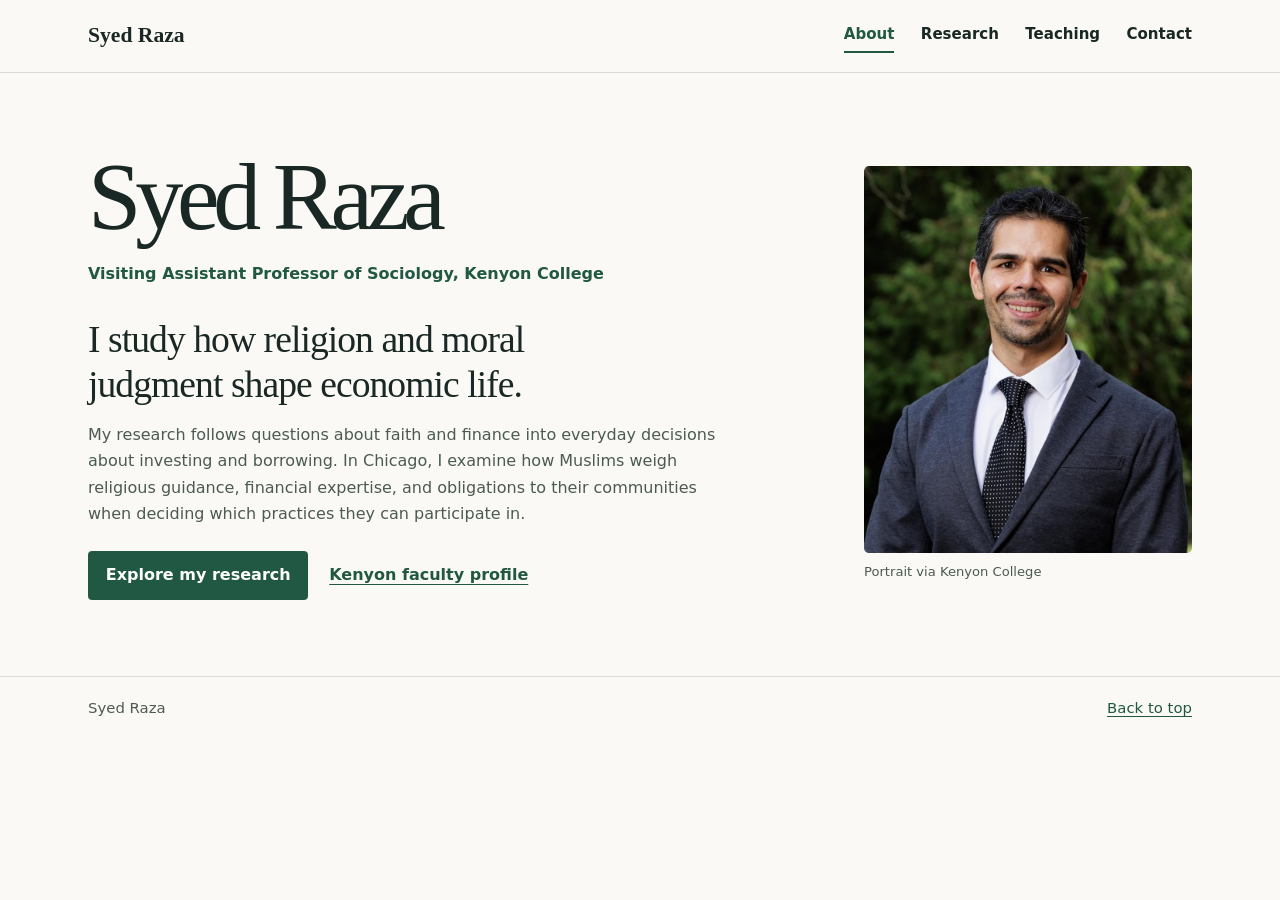
<file: index.html>
<!doctype html>
<html lang="en">
<head>
  <meta charset="utf-8">
  <meta name="viewport" content="width=device-width, initial-scale=1">
  <meta name="description" content="Syed Raza is a sociologist at Kenyon College whose research examines religion, moral judgment, and economic life.">
  <title>Syed Raza · Sociologist</title>
  <link rel="stylesheet" href="site.css">
  <style>
    @media (width > 720px) {
      .hero {
        row-gap: 0;
      }

      .hero-heading {
        grid-area: 1 / 1;
        align-self: end;
      }

      .hero-details {
        grid-area: 2 / 1;
        align-self: start;
      }

      .hero > .portrait {
        grid-area: 1 / 2 / 3 / 3;
      }
    }

    @media (max-width: 720px) {
      .hero {
        row-gap: 1.25rem;
      }

      .hero-details .lede {
        margin-block-start: 0;
      }
    }
  </style>
  <script>
    // Preserve links to the original one-page site's sections.
    const sectionPages = {
      "#research": "research.html",
      "#teaching": "teaching.html",
      "#contact": "contact.html"
    };
    const sectionPage = sectionPages[window.location.hash];
    if (sectionPage) window.location.replace(sectionPage);
  </script>
</head>
<body id="top">
  <a class="skip-link" href="#main">Skip to content</a>
  <header class="site-header">
    <div class="wrap header-inner">
      <a class="wordmark" href="./index.html">Syed Raza</a>
      <nav class="site-nav" aria-label="Main navigation">
        <a href="./index.html" aria-current="page">About</a>
        <a href="research.html">Research</a>
        <a href="teaching.html">Teaching</a>
        <a href="contact.html">Contact</a>
      </nav>
    </div>
  </header>

  <main class="wrap" id="main">
    <section class="hero" id="about" aria-labelledby="name">
      <div class="hero-heading">
        <h1 id="name">Syed Raza</h1>
        <p class="appointment">Visiting Assistant Professor of Sociology, Kenyon College</p>
      </div>

      <figure class="portrait">
        <!-- Portrait from the Kenyon College faculty directory. -->
        <img src="portrait.jpg" alt="Portrait of Syed Raza outdoors" width="424" height="500">
        <figcaption>Portrait via Kenyon College</figcaption>
      </figure>

      <div class="hero-details">
        <p class="lede">I study how religion and moral judgment shape economic life.</p>
        <p class="intro">
          My research follows questions about faith and finance into everyday decisions about
          investing and borrowing. In Chicago, I examine how Muslims weigh religious guidance,
          financial expertise, and obligations to their communities when deciding which practices
          they can participate in.
        </p>
        <div class="actions">
          <a class="button" href="research.html">Explore my research</a>
          <a href="https://www.kenyon.edu/directory/syed-raza/">Kenyon faculty profile</a>
        </div>
      </div>
    </section>
  </main>

  <footer class="site-footer">
    <div class="wrap footer-inner">
      <p>Syed Raza</p>
      <a href="#top">Back to top</a>
    </div>
  </footer>
</body>
</html>
</file>
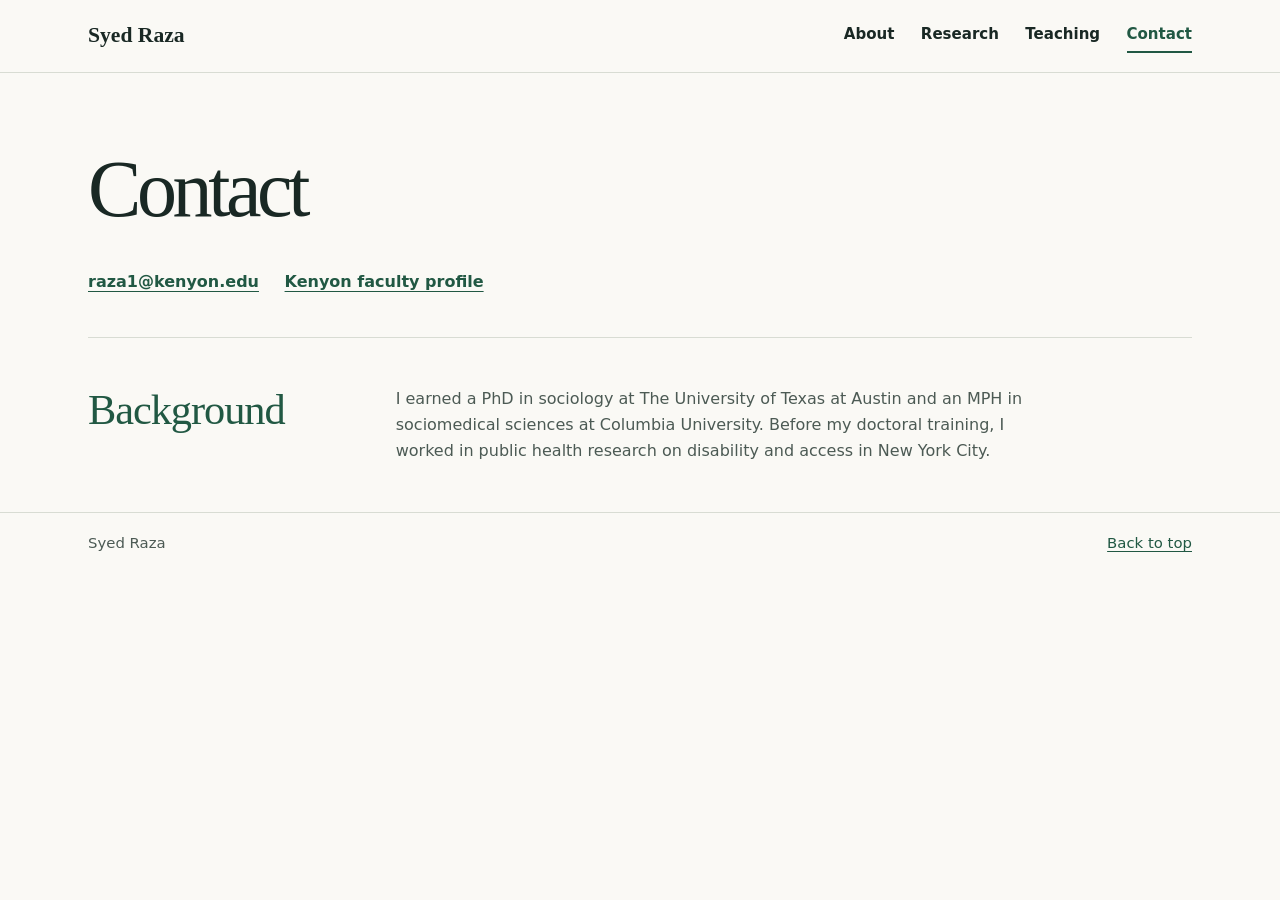
<file: contact.html>
<!doctype html>
<html lang="en">
<head>
  <meta charset="utf-8">
  <meta name="viewport" content="width=device-width, initial-scale=1">
  <meta name="description" content="Contact Syed Raza, Visiting Assistant Professor of Sociology at Kenyon College.">
  <title>Contact · Syed Raza</title>
  <link rel="stylesheet" href="site.css">
</head>
<body id="top">
  <a class="skip-link" href="#main">Skip to content</a>
  <header class="site-header">
    <div class="wrap header-inner">
      <a class="wordmark" href="./index.html">Syed Raza</a>
      <nav class="site-nav" aria-label="Main navigation">
        <a href="./index.html">About</a>
        <a href="research.html">Research</a>
        <a href="teaching.html">Teaching</a>
        <a href="contact.html" aria-current="page">Contact</a>
      </nav>
    </div>
  </header>

  <main class="wrap" id="main">
    <header class="page-intro">
      <h1 id="page-title">Contact</h1>
    </header>
    <div class="contact-links">
      <a href="mailto:raza1@kenyon.edu">raza1@kenyon.edu</a>
      <a href="https://www.kenyon.edu/directory/syed-raza/">Kenyon faculty profile</a>
    </div>

    <section class="section" id="background" aria-labelledby="background-title">
          <h2 id="background-title">Background</h2>
          <div class="background">
            <p>
              I earned a PhD in sociology at The University of Texas at Austin and an MPH in
              sociomedical sciences at Columbia University. Before my doctoral training, I worked
              in public health research on disability and access in New York City.
            </p>
          </div>
        </section>
  </main>

  <footer class="site-footer">
    <div class="wrap footer-inner">
      <p>Syed Raza</p>
      <a href="#top">Back to top</a>
    </div>
  </footer>
</body>
</html>
</file>
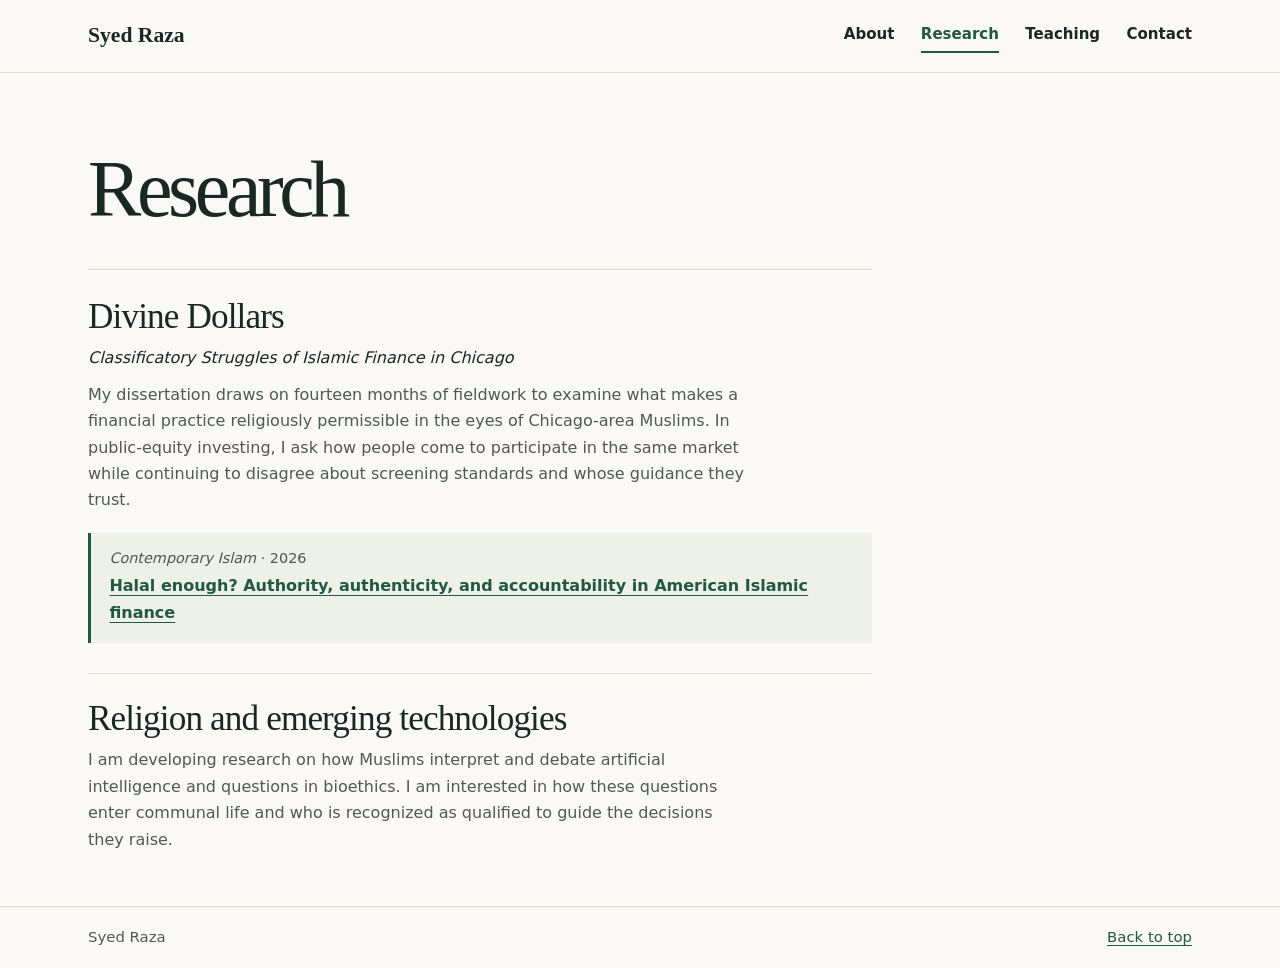
<file: research.html>
<!doctype html>
<html lang="en">
<head>
  <meta charset="utf-8">
  <meta name="viewport" content="width=device-width, initial-scale=1">
  <meta name="description" content="Syed Raza&#x27;s research on Islamic finance in Chicago and on religion and emerging technologies.">
  <title>Research · Syed Raza</title>
  <link rel="stylesheet" href="site.css">
</head>
<body id="top">
  <a class="skip-link" href="#main">Skip to content</a>
  <header class="site-header">
    <div class="wrap header-inner">
      <a class="wordmark" href="./index.html">Syed Raza</a>
      <nav class="site-nav" aria-label="Main navigation">
        <a href="./index.html">About</a>
        <a href="research.html" aria-current="page">Research</a>
        <a href="teaching.html">Teaching</a>
        <a href="contact.html">Contact</a>
      </nav>
    </div>
  </header>

  <main class="wrap" id="main">
    <header class="page-intro">
      <h1 id="page-title">Research</h1>
    </header>

    <div class="research-projects">
      <article class="project">
          <h2>Divine Dollars</h2>
          <p class="project-title"><em>Classificatory Struggles of Islamic Finance in Chicago</em></p>
          <p>
            My dissertation draws on fourteen months of fieldwork to examine what makes
            a financial practice religiously permissible in the eyes of Chicago-area Muslims.
            In public-equity investing, I ask how people come to participate in the same market
            while continuing to disagree about screening standards and whose guidance they trust.
          </p>
          <aside class="publication" aria-label="Related publication">
            <p class="metadata"><em>Contemporary Islam</em> · 2026</p>
            <a href="https://doi.org/10.1007/s11562-026-00636-0">Halal enough? Authority, authenticity, and accountability in American Islamic finance</a>
          </aside>
        </article>

      <article class="project">
          <h2>Religion and emerging technologies</h2>
          <p>
            I am developing research on how Muslims interpret and debate artificial intelligence
            and questions in bioethics. I am interested in how these questions enter communal
            life and who is recognized as qualified to guide the decisions they raise.
          </p>
        </article>
    </div>
  </main>

  <footer class="site-footer">
    <div class="wrap footer-inner">
      <p>Syed Raza</p>
      <a href="#top">Back to top</a>
    </div>
  </footer>
</body>
</html>
</file>
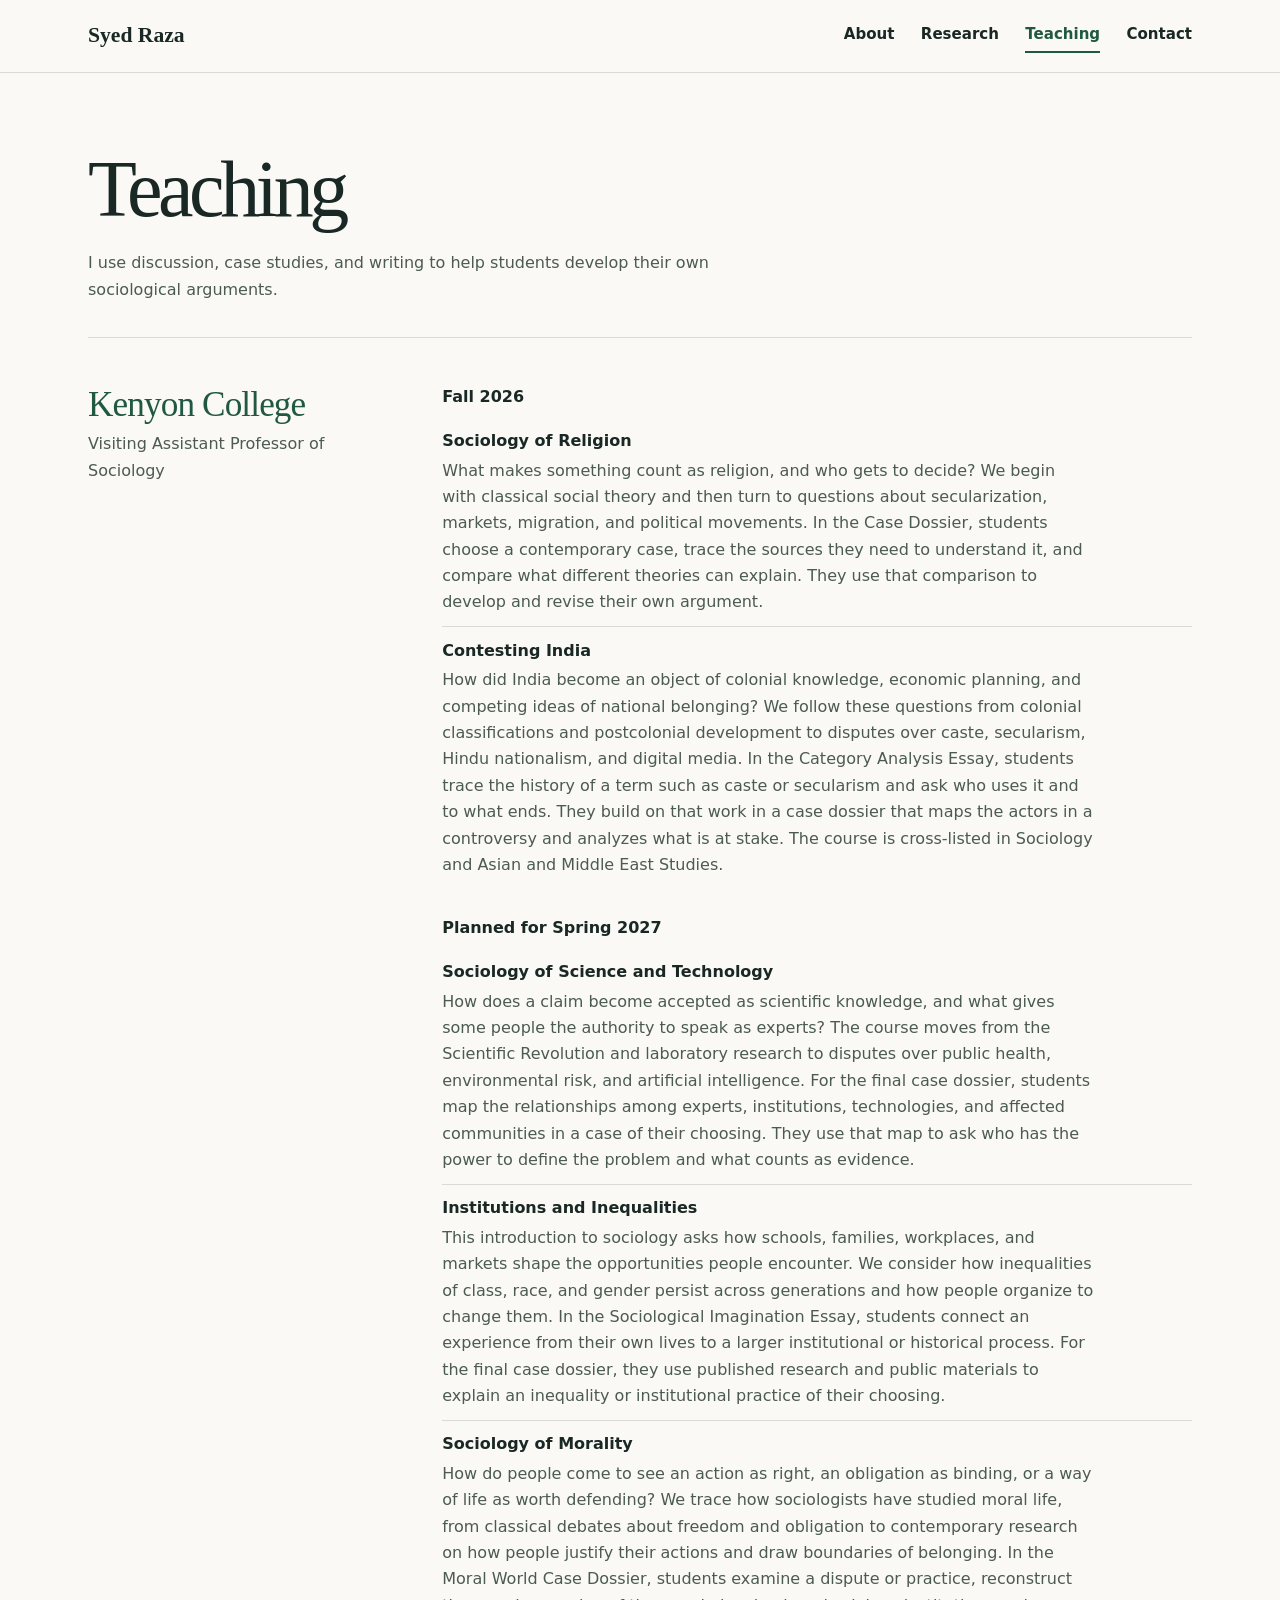
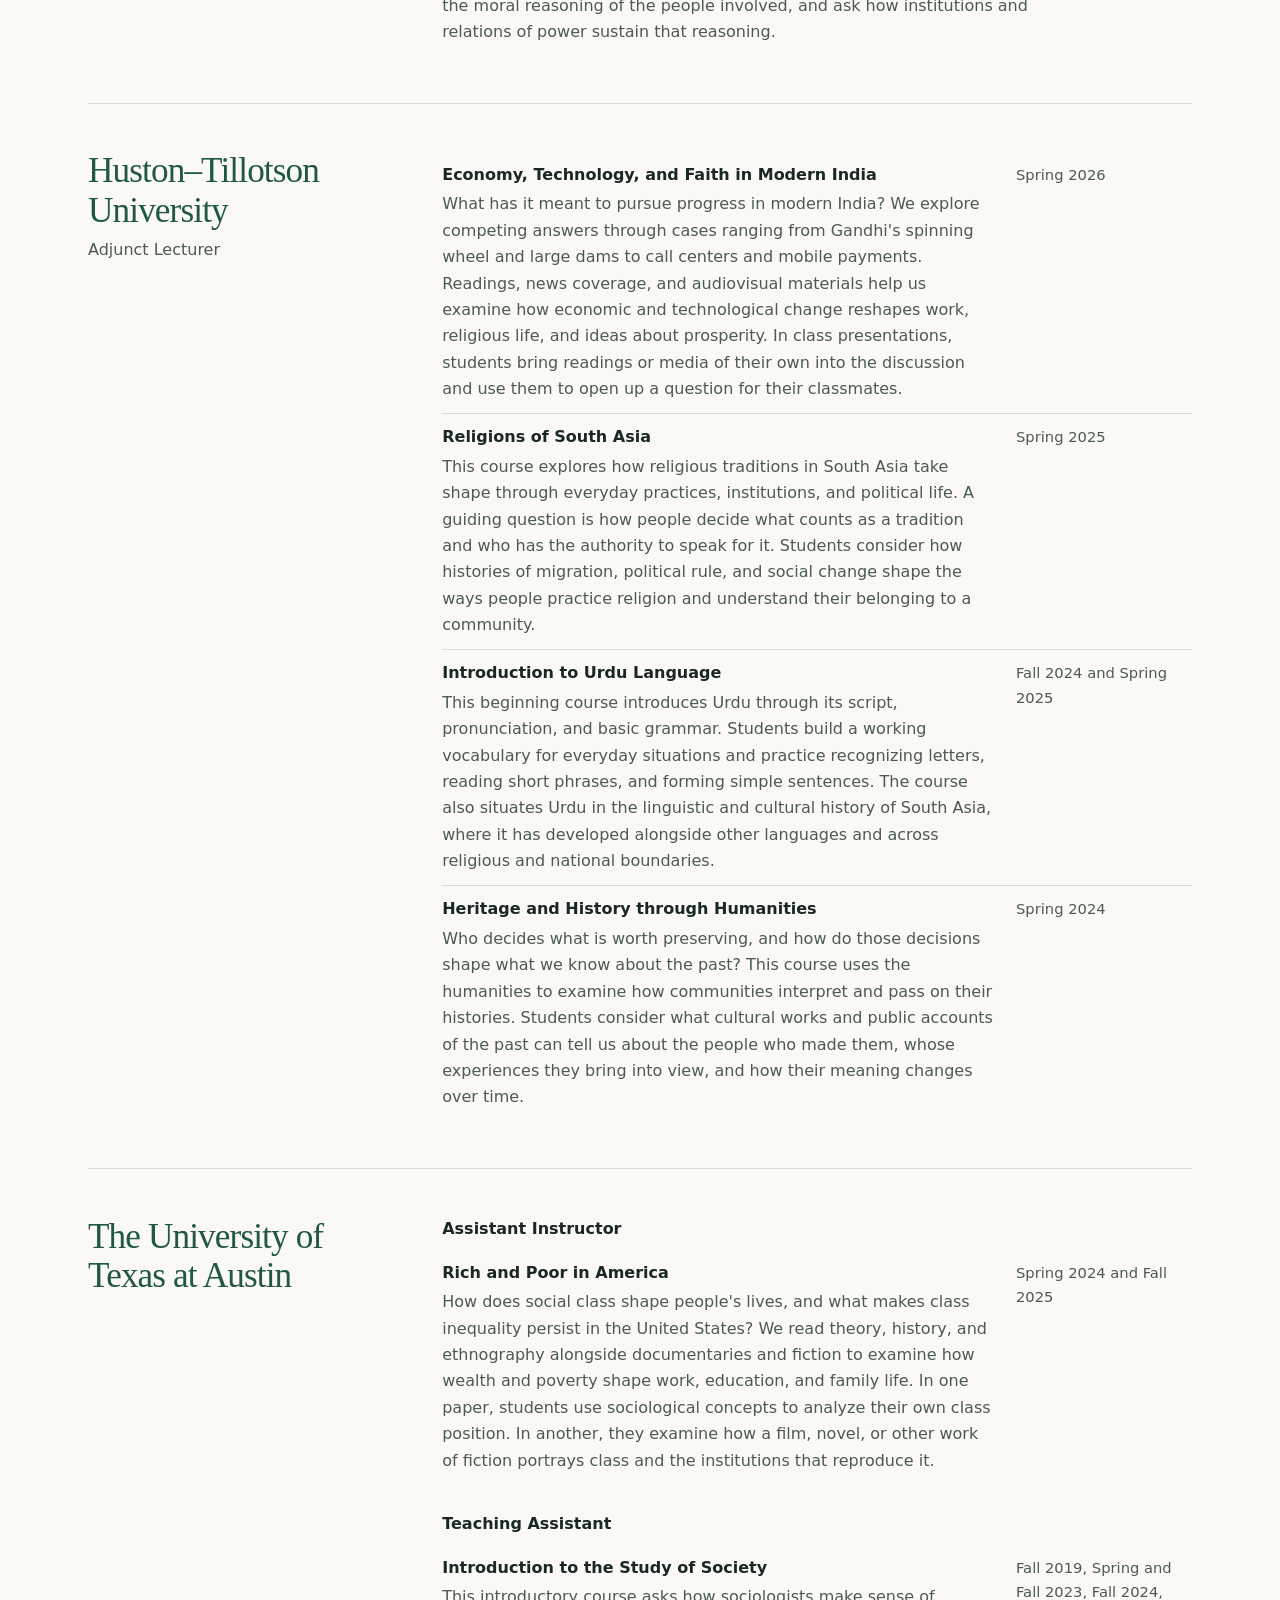
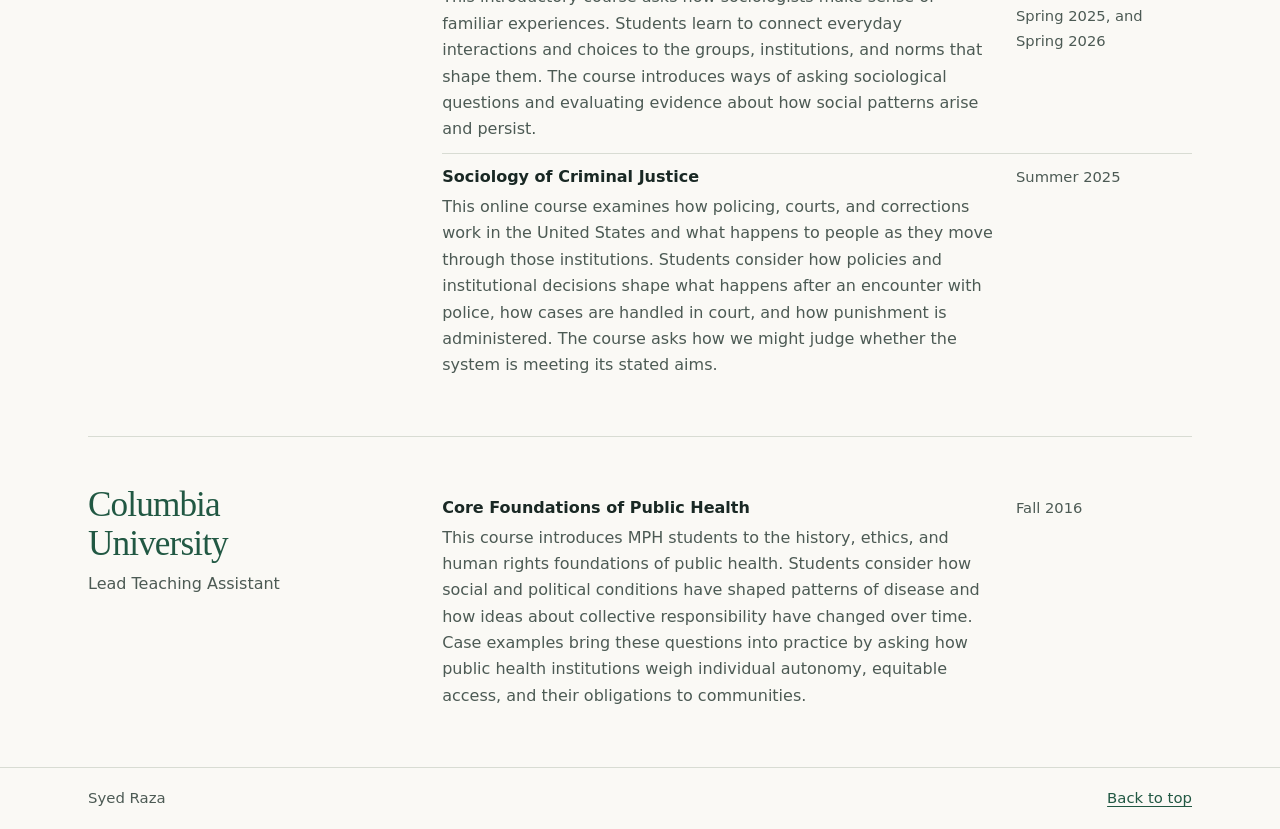
<file: teaching.html>
<!doctype html>
<html lang="en">
<head>
  <meta charset="utf-8">
  <meta name="viewport" content="width=device-width, initial-scale=1">
  <meta name="description" content="Courses and teaching experience at Kenyon College, Huston–Tillotson University, UT Austin, and Columbia University.">
  <title>Teaching · Syed Raza</title>
  <link rel="stylesheet" href="site.css">
</head>
<body id="top">
  <a class="skip-link" href="#main">Skip to content</a>
  <header class="site-header">
    <div class="wrap header-inner">
      <a class="wordmark" href="./index.html">Syed Raza</a>
      <nav class="site-nav" aria-label="Main navigation">
        <a href="./index.html">About</a>
        <a href="research.html">Research</a>
        <a href="teaching.html" aria-current="page">Teaching</a>
        <a href="contact.html">Contact</a>
      </nav>
    </div>
  </header>

  <main class="wrap" id="main">
    <header class="page-intro">
      <h1 id="page-title">Teaching</h1>
      <p>I use discussion, case studies, and writing to help students develop their own sociological arguments.</p>
    </header>

    <section class="section institution" aria-labelledby="kenyon">
      <div>
        <h2 id="kenyon">Kenyon College</h2>
        <p class="academic-role">Visiting Assistant Professor of Sociology</p>
      </div>
      <div>
        <div class="course-group">
          <h3>Fall 2026</h3>
          <ul class="course-list">
            <li>
              <div>
                <span class="course-name">Sociology of Religion</span>
                <p class="course-note">What makes something count as religion, and who gets to decide? We begin with classical social theory and then turn to questions about secularization, markets, migration, and political movements. In the Case Dossier, students choose a contemporary case, trace the sources they need to understand it, and compare what different theories can explain. They use that comparison to develop and revise their own argument.</p>
              </div>
            </li>
            <li>
              <div>
                <span class="course-name">Contesting India</span>
                <p class="course-note">How did India become an object of colonial knowledge, economic planning, and competing ideas of national belonging? We follow these questions from colonial classifications and postcolonial development to disputes over caste, secularism, Hindu nationalism, and digital media. In the Category Analysis Essay, students trace the history of a term such as caste or secularism and ask who uses it and to what ends. They build on that work in a case dossier that maps the actors in a controversy and analyzes what is at stake. The course is cross-listed in Sociology and Asian and Middle East Studies.</p>
              </div>
            </li>
          </ul>
        </div>

        <div class="course-group">
          <h3>Planned for Spring 2027</h3>
          <ul class="course-list">
            <li>
              <div>
                <span class="course-name">Sociology of Science and Technology</span>
                <p class="course-note">How does a claim become accepted as scientific knowledge, and what gives some people the authority to speak as experts? The course moves from the Scientific Revolution and laboratory research to disputes over public health, environmental risk, and artificial intelligence. For the final case dossier, students map the relationships among experts, institutions, technologies, and affected communities in a case of their choosing. They use that map to ask who has the power to define the problem and what counts as evidence.</p>
              </div>
            </li>
            <li>
              <div>
                <span class="course-name">Institutions and Inequalities</span>
                <p class="course-note">This introduction to sociology asks how schools, families, workplaces, and markets shape the opportunities people encounter. We consider how inequalities of class, race, and gender persist across generations and how people organize to change them. In the Sociological Imagination Essay, students connect an experience from their own lives to a larger institutional or historical process. For the final case dossier, they use published research and public materials to explain an inequality or institutional practice of their choosing.</p>
              </div>
            </li>
            <li>
              <div>
                <span class="course-name">Sociology of Morality</span>
                <p class="course-note">How do people come to see an action as right, an obligation as binding, or a way of life as worth defending? We trace how sociologists have studied moral life, from classical debates about freedom and obligation to contemporary research on how people justify their actions and draw boundaries of belonging. In the Moral World Case Dossier, students examine a dispute or practice, reconstruct the moral reasoning of the people involved, and ask how institutions and relations of power sustain that reasoning.</p>
              </div>
            </li>
          </ul>
        </div>
      </div>
    </section>

    <section class="section institution" aria-labelledby="huston-tillotson">
      <div>
        <h2 id="huston-tillotson">Huston–Tillotson University</h2>
        <p class="academic-role">Adjunct Lecturer</p>
      </div>
      <div>
        <ul class="course-list">
          <li>
            <div>
              <span class="course-name">Economy, Technology, and Faith in Modern India</span>
              <p class="course-note">What has it meant to pursue progress in modern India? We explore competing answers through cases ranging from Gandhi's spinning wheel and large dams to call centers and mobile payments. Readings, news coverage, and audiovisual materials help us examine how economic and technological change reshapes work, religious life, and ideas about prosperity. In class presentations, students bring readings or media of their own into the discussion and use them to open up a question for their classmates.</p>
            </div>
            <span class="course-term">Spring 2026</span>
          </li>
          <li>
            <div>
              <span class="course-name">Religions of South Asia</span>
              <p class="course-note">This course explores how religious traditions in South Asia take shape through everyday practices, institutions, and political life. A guiding question is how people decide what counts as a tradition and who has the authority to speak for it. Students consider how histories of migration, political rule, and social change shape the ways people practice religion and understand their belonging to a community.</p>
            </div>
            <span class="course-term">Spring 2025</span>
          </li>
          <li>
            <div>
              <span class="course-name">Introduction to Urdu Language</span>
              <p class="course-note">This beginning course introduces Urdu through its script, pronunciation, and basic grammar. Students build a working vocabulary for everyday situations and practice recognizing letters, reading short phrases, and forming simple sentences. The course also situates Urdu in the linguistic and cultural history of South Asia, where it has developed alongside other languages and across religious and national boundaries.</p>
            </div>
            <span class="course-term">Fall 2024 and Spring 2025</span>
          </li>
          <li>
            <div>
              <span class="course-name">Heritage and History through Humanities</span>
              <p class="course-note">Who decides what is worth preserving, and how do those decisions shape what we know about the past? This course uses the humanities to examine how communities interpret and pass on their histories. Students consider what cultural works and public accounts of the past can tell us about the people who made them, whose experiences they bring into view, and how their meaning changes over time.</p>
            </div>
            <span class="course-term">Spring 2024</span>
          </li>
        </ul>
      </div>
    </section>

    <section class="section institution" aria-labelledby="ut-austin">
      <div>
        <h2 id="ut-austin">The University of Texas at Austin</h2>
      </div>
      <div>
        <div class="course-group">
          <h3>Assistant Instructor</h3>
          <ul class="course-list">
            <li>
              <div>
                <span class="course-name">Rich and Poor in America</span>
                <p class="course-note">How does social class shape people's lives, and what makes class inequality persist in the United States? We read theory, history, and ethnography alongside documentaries and fiction to examine how wealth and poverty shape work, education, and family life. In one paper, students use sociological concepts to analyze their own class position. In another, they examine how a film, novel, or other work of fiction portrays class and the institutions that reproduce it.</p>
              </div>
              <span class="course-term">Spring 2024 and Fall 2025</span>
            </li>
          </ul>
        </div>

        <div class="course-group">
          <h3>Teaching Assistant</h3>
          <ul class="course-list">
            <li>
              <div>
                <span class="course-name">Introduction to the Study of Society</span>
                <p class="course-note">This introductory course asks how sociologists make sense of familiar experiences. Students learn to connect everyday interactions and choices to the groups, institutions, and norms that shape them. The course introduces ways of asking sociological questions and evaluating evidence about how social patterns arise and persist.</p>
              </div>
              <span class="course-term">Fall 2019, Spring and Fall 2023, Fall 2024, Spring 2025, and Spring 2026</span>
            </li>
            <li>
              <div>
                <span class="course-name">Sociology of Criminal Justice</span>
                <p class="course-note">This online course examines how policing, courts, and corrections work in the United States and what happens to people as they move through those institutions. Students consider how policies and institutional decisions shape what happens after an encounter with police, how cases are handled in court, and how punishment is administered. The course asks how we might judge whether the system is meeting its stated aims.</p>
              </div>
              <span class="course-term">Summer 2025</span>
            </li>
          </ul>
        </div>
      </div>
    </section>

    <section class="section institution" aria-labelledby="columbia">
      <div>
        <h2 id="columbia">Columbia University</h2>
        <p class="academic-role">Lead Teaching Assistant</p>
      </div>
      <div>
        <ul class="course-list">
          <li>
            <div>
              <span class="course-name">Core Foundations of Public Health</span>
              <p class="course-note">This course introduces MPH students to the history, ethics, and human rights foundations of public health. Students consider how social and political conditions have shaped patterns of disease and how ideas about collective responsibility have changed over time. Case examples bring these questions into practice by asking how public health institutions weigh individual autonomy, equitable access, and their obligations to communities.</p>
            </div>
            <span class="course-term">Fall 2016</span>
          </li>
        </ul>
      </div>
    </section>
  </main>

  <footer class="site-footer">
    <div class="wrap footer-inner">
      <p>Syed Raza</p>
      <a href="#top">Back to top</a>
    </div>
  </footer>
</body>
</html>
</file>
<file: site.css>
:root {
  color-scheme: light;
  --paper: #faf9f5;
  --ink: #192824;
  --muted: #4c5a54;
  --accent: #215843;
  --accent-hover: #163c2e;
  --rule: #d8dcd3;
  --tint: #edf1e8;
  --serif: "Iowan Old Style", "Palatino Linotype", Georgia, serif;
  --sans: system-ui, -apple-system, BlinkMacSystemFont, "Segoe UI", sans-serif;
}

*, *::before, *::after {
  box-sizing: border-box;
}

body {
  margin: 0;
  background: var(--paper);
  color: var(--ink);
  font: 1rem/1.65 var(--sans);
}

h1, h2, h3, p, figure, dl, dd {
  margin: 0;
}

h1, h2, h3 {
  font-family: var(--serif);
  font-weight: 500;
  line-height: 1.12;
  letter-spacing: -0.025em;
}

a {
  color: var(--accent);
  text-underline-offset: 0.23em;
  text-decoration-thickness: 0.07em;
}

a:hover {
  color: var(--accent-hover);
  text-decoration-thickness: 0.12em;
}

a:focus-visible {
  outline: 2px solid var(--accent);
  outline-offset: 5px;
}

.skip-link {
  position: absolute;
  top: 0.75rem;
  left: 0.75rem;
  z-index: 1;
  padding: 0.5rem 0.9rem;
  background: var(--paper);
  transform: translateY(-200%);
}

.skip-link:focus {
  transform: none;
}

.wrap {
  width: min(69rem, calc(100% - 4rem));
  margin-inline: auto;
}

.site-header {
  border-bottom: 1px solid var(--rule);
}

.header-inner, .footer-inner {
  display: flex;
  align-items: center;
  justify-content: space-between;
  flex-wrap: wrap;
  gap: 0.55rem 1.6rem;
  padding-block: 1.15rem;
}

.wordmark {
  color: var(--ink);
  font: 1.35rem/1.2 var(--serif);
  font-weight: 600;
  text-decoration: none;
}

.site-nav {
  display: flex;
  flex-wrap: wrap;
  gap: 0.3rem 1.65rem;
  font-size: 0.94rem;
  font-weight: 550;
}

.site-nav a {
  padding-block: 0.25rem;
  color: var(--ink);
  text-decoration: none;
}

.site-nav a:hover {
  color: var(--accent);
  text-decoration: underline;
}

.hero {
  display: grid;
  grid-template-columns: minmax(0, 1fr) minmax(15rem, 0.56fr);
  align-items: center;
  gap: clamp(2.5rem, 7vw, 6.6rem);
  padding-block: clamp(3.25rem, 6vw, 5.75rem);
}

.hero h1 {
  font-size: clamp(3.3rem, 7.5vw, 6.5rem);
  line-height: 1;
  letter-spacing: -0.065em;
}

.appointment {
  margin-block-start: 1rem;
  color: var(--accent);
  font-weight: 650;
}

.lede {
  max-width: 28ch;
  margin-block: 1.8rem 0.85rem;
  font: clamp(1.67rem, 3.1vw, 2.35rem)/1.22 var(--serif);
  letter-spacing: -0.025em;
}

.intro, .project p, .background p {
  max-width: 65ch;
  color: var(--muted);
}

.actions {
  display: flex;
  align-items: center;
  flex-wrap: wrap;
  gap: 0.85rem 1.3rem;
  margin-block-start: 1.5rem;
  font-weight: 600;
}

.button {
  display: inline-block;
  padding: 0.62rem 1.05rem;
  border: 1px solid var(--accent);
  border-radius: 0.22rem;
  background: var(--accent);
  color: white;
  text-decoration: none;
}

.button:hover {
  background: var(--accent-hover);
  color: white;
}

.portrait {
  width: min(100%, 20.5rem);
  justify-self: end;
}

.portrait img {
  display: block;
  width: 100%;
  height: auto;
  border-radius: 0.32rem;
  background: var(--tint);
}

.portrait figcaption {
  margin-block-start: 0.55rem;
  color: var(--muted);
  font-size: 0.82rem;
}

.section {
  display: grid;
  grid-template-columns: minmax(8rem, 0.29fr) minmax(0, 1fr);
  gap: 1.25rem clamp(2rem, 6vw, 5rem);
  padding-block: 2.95rem;
  border-top: 1px solid var(--rule);
}

.section h2 {
  color: var(--accent);
  font-size: clamp(2rem, 3.4vw, 2.65rem);
}

.project h3 {
  margin-block-end: 0.5rem;
  font-size: clamp(1.55rem, 2.6vw, 2.05rem);
}

.project .project-title {
  margin-block-end: 0.65rem;
  color: var(--ink);
}

.project + .project {
  margin-block-start: 1.9rem;
  padding-block-start: 1.55rem;
  border-top: 1px solid var(--rule);
}

.publication {
  margin-block-start: 1.2rem;
  padding: 0.9rem 1.15rem 1.05rem;
  border-left: 3px solid var(--accent);
  background: var(--tint);
}

.publication .metadata {
  margin-block-end: 0.15rem;
  font-size: 0.9rem;
}

.publication a {
  font-weight: 650;
}


.background p + p {
  margin-block-start: 0.75rem;
}

.site-footer {
  border-top: 1px solid var(--rule);
  color: var(--muted);
  font-size: 0.93rem;
}

@media (max-width: 720px) {
  .wrap {
    width: calc(100% - 2.5rem);
  }

  .hero, .section {
    grid-template-columns: minmax(0, 1fr);
  }

  .hero {
    gap: 2rem;
  }

  .portrait {
    width: min(100%, 16.5rem);
    justify-self: start;
  }

  .section {
    padding-block: 2.25rem;
  }

}

@media (max-width: 370px) {
  .site-nav {
    gap: 0.25rem 1rem;
  }
}

.site-nav a {
  border-bottom: 2px solid transparent;
}

.site-nav a[aria-current="page"] {
  border-bottom-color: var(--accent);
  color: var(--accent);
}

.page-intro {
  padding-block: clamp(2.75rem, 6vw, 4.55rem) 2.1rem;
}

.page-intro h1 {
  font-size: clamp(3rem, 6.4vw, 5rem);
  letter-spacing: -0.055em;
}

.page-intro p {
  max-width: 63ch;
  margin-top: 0.95rem;
  color: var(--muted);
}

.research-projects {
  max-width: 49rem;
  padding-block: 1.7rem 3.3rem;
  border-top: 1px solid var(--rule);
}

.project h2 {
  margin-block-end: 0.55rem;
  font-size: clamp(1.75rem, 3vw, 2.2rem);
}

.institution {
  grid-template-columns: minmax(10rem, 0.37fr) minmax(0, 1fr);
}

.institution h2 {
  font-size: clamp(1.65rem, 2.9vw, 2.2rem);
}

.academic-role, .role-note {
  margin-top: 0.45rem;
  color: var(--muted);
}

.course-group h3 {
  margin-bottom: 0.55rem;
  font: 650 1rem/1.5 var(--sans);
  letter-spacing: normal;
}

.course-group + .course-group {
  margin-top: 1.7rem;
}

.course-list {
  padding: 0;
  margin: 0;
  list-style: none;
}

.course-list li {
  display: flex;
  justify-content: space-between;
  align-items: baseline;
  gap: 0.3rem 1.15rem;
  padding-block: 0.65rem;
  border-bottom: 1px solid var(--rule);
}

.course-list li:last-child {
  border-bottom: 0;
}

.course-name {
  font-weight: 620;
}

.course-note {
  max-width: 64ch;
  margin-top: 0.2rem;
  color: var(--muted);
}

.course-term {
  flex: 0 0 11rem;
  color: var(--muted);
  font-size: 0.92rem;
}

.contact-links {
  display: flex;
  flex-wrap: wrap;
  gap: 0.55rem 1.6rem;
  margin-bottom: 2.65rem;
  font-weight: 620;
}

@media (max-width: 720px) {
  .institution {
    grid-template-columns: minmax(0, 1fr);
  }

  .course-list li {
    flex-direction: column;
  }

  .course-term {
    flex-basis: auto;
  }
}
</file>
